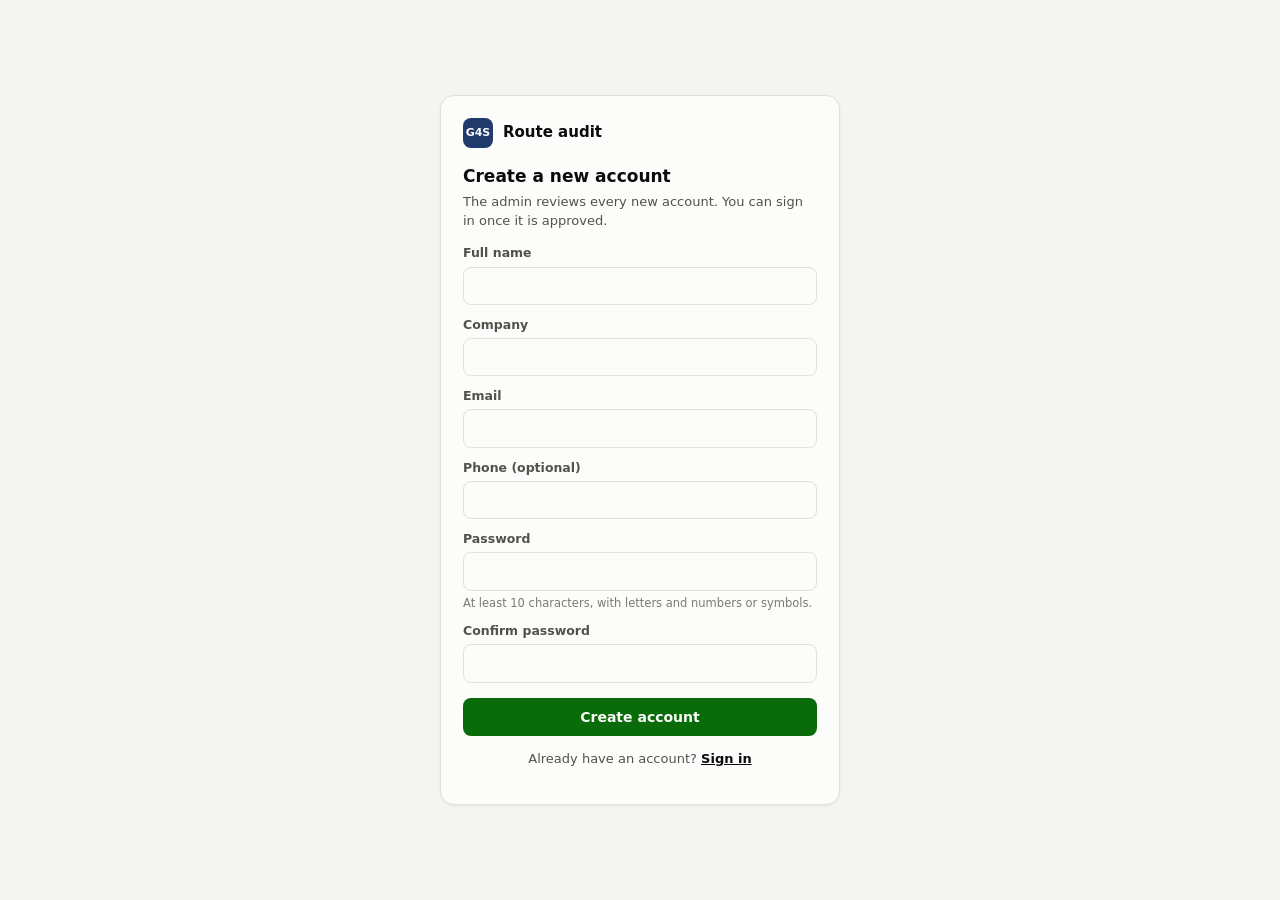
<file: web/signup.html>
<!doctype html>
<html lang="en">
<head>
<meta charset="utf-8">
<meta name="viewport" content="width=device-width,initial-scale=1">
<title>Create account</title>
<link rel="stylesheet" href="app.css">
<script>try { var t = localStorage.getItem('g4s-theme'); if (t === 'light' || t === 'dark') document.documentElement.dataset.theme = t; } catch (e) {}</script>
</head>
<body>
<main class="authpage">
  <form class="authcard" id="f" novalidate>
    <div class="brand"><span class="vbadge">G4S</span><b>Route audit</b></div>
    <h1>Create a new account</h1>
    <p class="lead">The admin reviews every new account. You can sign in once it is approved.</p>
    <div class="msg" hidden></div>
    <label class="field"><span>Full name</span><input name="name" autocomplete="name" required></label>
    <label class="field"><span>Company</span><input name="company" autocomplete="organization" required></label>
    <label class="field"><span>Email</span><input name="email" type="email" autocomplete="email" required></label>
    <label class="field"><span>Phone (optional)</span><input name="phone" type="tel" autocomplete="tel"></label>
    <label class="field"><span>Password</span><input name="password" type="password" autocomplete="new-password" required minlength="10">
      <small>At least 10 characters, with letters and numbers or symbols.</small></label>
    <label class="field"><span>Confirm password</span><input name="confirm" type="password" autocomplete="new-password" required></label>
    <button class="primary" type="submit">Create account</button>
    <p class="alt">Already have an account? <a href="/login">Sign in</a></p>
  </form>
</main>
<script src="auth.js"></script>
<script>
  onSubmit($('#f'), async (v, msg) => {
    if (v.password !== v.confirm) { showMsg(msg, 'err', 'The two passwords are not the same.'); return; }
    await post('/auth/signup', v);
    location.href = '/login?created=1';
  });
</script>
</body>
</html>
</file>
<file: web/app.css>
/* G4S fleet route audit. Tokens and components follow docs/G4S_product_DESIGN_SYSTEM_1.md */
:root{
  --bg:#f4f4f2;--surface:#fcfcfb;--surface-2:#f0efec;--line:#e2e1dc;
  --ink:#0b0b0b;--ink-2:#52514e;--ink-3:#7a7974;--navy:#1f3a6b;
  --glass:rgba(252,252,251,.82);--shadow:0 6px 24px rgba(0,0,0,.10);

  --good:#0ca30c;--good-bg:#e3f5e3;--good-ink:#0a6b0a;
  --warn:#fab219;--warn-bg:#fdf1d6;--warn-ink:#8a5a00;
  --serious:#ec835a;--serious-bg:#fde6dc;--serious-ink:#9a3d17;
  --crit:#d03b3b;--crit-bg:#fbe1e1;--crit-ink:#9b2323;
  --muted-bg:#ecebf3;--muted-ink:#4b4a63;

  --good-txt:#3e9a62;--bad-txt:#d9803f;
  --pg-bg:#d6f2df;--pg-ink:#1d6b3b;--po-bg:#fde0cb;--po-ink:#8a4313;

  --x2-svc:#a9cdf5;--x2-unp:#f9c29a;--x2-yard:#cfcfd6;--x2-plan:#ef8f8f;

  --plan1:#2a78d6;--plan2:#6250d6;--plan3:#1baf7a;--plan4:#eda100;--plan5:#e87ba4;
  --plan6:#008300;--plan7:#e34948;--plan8:#3a8fb7;--plan9:#8a6d3b;
  --act:#eb6834;--fence:#1f9d55;--fence-fill:rgba(31,157,85,.16);--other-fill:rgba(120,120,120,.10);
  --stop-fill:#f9c9a6;--zone-line:#8b6fd6;--zone-fill:rgba(139,111,214,.32);
  --trail-svc:#7fd394;--trail-oth:#f5b183;
  color-scheme:light;
}
@media (prefers-color-scheme:dark){:root:not([data-theme="light"]){
  --bg:#121211;--surface:#1a1a19;--surface-2:#242422;--line:#33332f;
  --ink:#f0efec;--ink-2:#c3c2b7;--ink-3:#8f8e86;--navy:#9db8ea;
  --glass:rgba(26,26,25,.80);--shadow:0 6px 24px rgba(0,0,0,.45);
  --good:#3fbf3f;--good-bg:#173a1a;--good-ink:#9fe0a0;
  --warn:#f2bc4a;--warn-bg:#3a2f12;--warn-ink:#f3d58f;
  --serious:#ef9670;--serious-bg:#3e2418;--serious-ink:#f6bfa6;
  --crit:#e46a6a;--crit-bg:#401e1e;--crit-ink:#f4b3b3;
  --muted-bg:#2a2a35;--muted-ink:#c4c3dc;
  --good-txt:#6cc38c;--bad-txt:#eba070;
  --pg-bg:#1d3a27;--pg-ink:#a5e0b9;--po-bg:#41281a;--po-ink:#f5c3a1;
  --x2-svc:#6d98c8;--x2-unp:#c98b61;--x2-yard:#5c5c66;--x2-plan:#c86a6a;
  --plan1:#5f9ce6;--plan2:#8f80ea;--plan3:#3fcf98;--plan4:#f2b93a;--plan5:#ee9cbc;
  --plan6:#3db53d;--plan7:#ef7372;--plan8:#6db0d1;--plan9:#b79764;
  --act:#f08452;--fence:#49c07c;--fence-fill:rgba(73,192,124,.18);--other-fill:rgba(200,200,200,.10);
  --stop-fill:#d99a72;--zone-line:#a993ea;--zone-fill:rgba(169,147,234,.32);
  --trail-svc:#5fb877;--trail-oth:#d9915f;
  color-scheme:dark;
}}
:root[data-theme="dark"]{
  --bg:#121211;--surface:#1a1a19;--surface-2:#242422;--line:#33332f;
  --ink:#f0efec;--ink-2:#c3c2b7;--ink-3:#8f8e86;--navy:#9db8ea;
  --glass:rgba(26,26,25,.80);--shadow:0 6px 24px rgba(0,0,0,.45);
  --good:#3fbf3f;--good-bg:#173a1a;--good-ink:#9fe0a0;
  --warn:#f2bc4a;--warn-bg:#3a2f12;--warn-ink:#f3d58f;
  --serious:#ef9670;--serious-bg:#3e2418;--serious-ink:#f6bfa6;
  --crit:#e46a6a;--crit-bg:#401e1e;--crit-ink:#f4b3b3;
  --muted-bg:#2a2a35;--muted-ink:#c4c3dc;
  --good-txt:#6cc38c;--bad-txt:#eba070;
  --pg-bg:#1d3a27;--pg-ink:#a5e0b9;--po-bg:#41281a;--po-ink:#f5c3a1;
  --x2-svc:#6d98c8;--x2-unp:#c98b61;--x2-yard:#5c5c66;--x2-plan:#c86a6a;
  --plan1:#5f9ce6;--plan2:#8f80ea;--plan3:#3fcf98;--plan4:#f2b93a;--plan5:#ee9cbc;
  --plan6:#3db53d;--plan7:#ef7372;--plan8:#6db0d1;--plan9:#b79764;
  --act:#f08452;--fence:#49c07c;--fence-fill:rgba(73,192,124,.18);--other-fill:rgba(200,200,200,.10);
  --stop-fill:#d99a72;--zone-line:#a993ea;--zone-fill:rgba(169,147,234,.32);
  --trail-svc:#5fb877;--trail-oth:#d9915f;
  color-scheme:dark;
}

*{box-sizing:border-box}
html,body{margin:0;background:var(--bg);color:var(--ink)}
body{font:14px/1.45 system-ui,-apple-system,"Segoe UI",Roboto,sans-serif;-webkit-font-smoothing:antialiased}
.num,table,.kpi .v,.tile .v,.clock{font-variant-numeric:tabular-nums}
button,select,input{font:inherit;color:inherit}
button{cursor:pointer}
h1{font-size:17px;font-weight:650;margin:0}
.titlerow{display:flex;align-items:center;gap:8px;flex-wrap:wrap}
.chip.src{background:var(--surface-2);color:var(--ink-2);border-color:var(--line)}
.chip.src.live{background:var(--good-bg);color:var(--good-ink);border-color:transparent}
.chip.src.warn{background:var(--warn-bg);color:var(--warn-ink);border-color:transparent}
h2{font-size:12.5px;font-weight:650;text-transform:uppercase;letter-spacing:.05em;color:var(--ink-3);margin:0 0 8px}
h3{font-size:15px;font-weight:600;margin:0}
.hidden{display:none!important}
.muted{color:var(--ink-3)}

/* ---------- header and tabs ---------- */
header.top{background:var(--surface);border-bottom:1px solid var(--line);padding:12px 18px 0}
.hrow{display:flex;align-items:flex-start;gap:12px}
.hrow .sub{color:var(--ink-2);font-size:12.5px;margin-top:2px}
.hright{margin-left:auto;display:flex;gap:8px;align-items:center}
.iconbtn{border:1px solid var(--line);background:var(--surface);border-radius:8px;padding:6px 10px;font-size:13px;font-weight:600;color:var(--ink-2)}
.iconbtn:hover{background:var(--surface-2)}
.tabs{display:flex;gap:18px;margin-top:10px;overflow-x:auto;scrollbar-width:none}
.tab{background:none;border:0;padding:8px 0 9px;color:var(--ink-2);font-weight:600;font-size:13.5px;border-bottom:2px solid transparent;white-space:nowrap}
.tab[aria-selected="true"]{color:var(--ink);border-bottom-color:var(--ink)}

/* ---------- controls ---------- */
.seg{display:inline-flex;border:1px solid var(--line);border-radius:999px;padding:2px;background:var(--surface)}
.sbtn{border:0;background:none;border-radius:999px;padding:5px 12px;font-size:12.5px;font-weight:600;color:var(--ink-2)}
.sbtn.on{background:var(--good-ink);color:var(--surface)}
.dd{display:inline-flex;align-items:center;gap:6px;font-size:12.5px;color:var(--ink-3)}
.dd select{appearance:none;-webkit-appearance:none;border:1px solid var(--line);background:var(--surface) url("data:image/svg+xml,%3Csvg xmlns='http://www.w3.org/2000/svg' width='10' height='6'%3E%3Cpath d='M1 1l4 4 4-4' stroke='%237a7974' stroke-width='1.6' fill='none'/%3E%3C/svg%3E") no-repeat right 10px center;
  border-radius:10px;padding:6px 30px 6px 10px;font-size:13.5px;font-weight:650;color:var(--ink);max-width:100%}
.dd select:focus-visible,.kmbtn:focus-visible,.sbtn:focus-visible,.tab:focus-visible{outline:2px solid var(--x2-svc);outline-offset:1px}
.dd select.wk{border:1.5px dashed var(--crit)}
.dd select.rt{border:1.5px dashed var(--serious)}
.datepick{position:relative}
.dnav{border:1px solid var(--line);background:var(--surface);border-radius:8px;min-width:30px;height:32px;font-size:17px;line-height:1;color:var(--ink-2)}
.dnav:not(:disabled):hover{background:var(--surface-2)}
.dnav:disabled{opacity:.35;cursor:default}
.dbtn{display:inline-flex;align-items:center;gap:7px;border:1px solid var(--line);background:var(--surface);border-radius:10px;height:32px;padding:0 12px;font-size:13.5px;font-weight:650;color:var(--ink);white-space:nowrap}
.dbtn svg{color:var(--ink-3)}
.dbtn:hover{background:var(--surface-2)}
.dbtn.wk{border:1.5px dashed var(--crit)}
.dnav:focus-visible,.dbtn:focus-visible,.cal .cd:focus-visible{outline:2px solid var(--x2-svc);outline-offset:1px}
.cal{position:absolute;top:calc(100% + 6px);left:0;z-index:1100;width:264px;padding:10px;background:var(--surface);border:1px solid var(--line);border-radius:12px;box-shadow:0 10px 28px rgba(0,0,0,.18);color:var(--ink)}
.calh{display:flex;align-items:center;justify-content:space-between;margin-bottom:6px;font-size:13.5px}
.calg{display:grid;grid-template-columns:repeat(7,1fr);gap:2px;text-align:center}
.calg .wd{font-size:10.5px;font-weight:600;color:var(--ink-3);padding:4px 0}
.cal .cd{height:32px;border:0;border-radius:8px;background:none;font-size:13px;color:var(--ink);font-variant-numeric:tabular-nums}
.cal .cd:not(:disabled):hover{background:var(--surface-2)}
.cal .cd:disabled{color:var(--ink-3);opacity:.45;cursor:default}
.cal .cd.today{box-shadow:inset 0 0 0 1px var(--ink-3)}
.cal .cd.on{background:var(--navy);color:var(--surface);font-weight:700}
.caln{margin-top:6px;font-size:11px;color:var(--ink-3)}

/* ---------- route check layout ---------- */
.daybar{display:flex;align-items:center;gap:12px;padding:10px 18px;flex-wrap:wrap}
.opsrc{margin-left:auto;font-size:11px;color:var(--ink-3)}
.opsnote{margin:0 18px 8px;padding:8px 12px;border-radius:10px;font-size:12.5px}
.opsnote.wk{background:var(--crit-bg);color:var(--crit-ink)}
.opsnote.rt{background:var(--serious-bg);color:var(--serious-ink)}
.rc{display:grid;grid-template-columns:minmax(0,1fr) 420px;gap:12px;padding:0 18px 16px;height:calc(100vh - 150px);min-height:520px}
.rcmain{display:flex;flex-direction:column;gap:10px;min-height:0;min-width:0}
.vrow{display:flex;align-items:center;gap:10px;flex-wrap:wrap}
.vbadge{width:34px;height:34px;border-radius:8px;background:var(--navy);color:var(--surface);display:grid;place-items:center;font-weight:800;font-size:12.5px;flex:none}
.vrow .drv{color:var(--ink-2);font-size:13px}
.kpis{display:grid;grid-template-columns:repeat(6,minmax(0,1fr));gap:10px}
.kpi{background:var(--surface);border:1px solid var(--line);border-radius:10px;padding:9px 11px;min-width:0}
.kpi .v{font-size:20px;font-weight:700;line-height:1.2}
.kpi .v small{font-size:12.5px;font-weight:600;color:var(--ink-3)}
.kpi .l{font-size:12px;color:var(--ink-2);font-weight:600;margin-top:1px}
.kpi .s{font-size:11.5px;color:var(--ink-3);margin-top:2px}
.kpi.click{cursor:pointer;border-color:color-mix(in srgb,var(--act) 55%,var(--line))}
.kpi.click:hover{background:var(--surface-2)}
.kpi.on{box-shadow:0 0 0 2px var(--zone-line);border-color:var(--zone-line)}
.kpi.spd.click{border-color:var(--x2-plan)}
.pos{color:var(--good-txt)}.neg{color:var(--bad-txt)}

.mapwrap{position:relative;flex:1;min-height:260px;border-radius:14px;overflow:hidden;border:1px solid var(--line);box-shadow:0 1px 3px rgba(0,0,0,.06);background:var(--surface-2)}
#map{position:absolute;inset:0}
.leaflet-container{background:var(--surface-2);font:inherit}
:root[data-theme="dark"] .leaflet-tile-pane{filter:invert(1) hue-rotate(180deg) brightness(.85) contrast(.9) saturate(.6)}
@media (prefers-color-scheme:dark){:root:not([data-theme="light"]) .leaflet-tile-pane{filter:invert(1) hue-rotate(180deg) brightness(.85) contrast(.9) saturate(.6)}}
.leaflet-control-attribution{background:var(--glass)!important;color:var(--ink-3)!important;font-size:10.5px}
.leaflet-control-attribution a{color:var(--ink-2)!important}
.mapctl{position:absolute;left:10px;top:10px;z-index:500;display:flex;flex-direction:column;background:var(--glass);backdrop-filter:blur(6px);border:1px solid var(--line);border-radius:10px;box-shadow:var(--shadow);overflow:hidden}
.mapctl button{border:0;background:none;width:32px;height:32px;font-size:16px;font-weight:600;color:var(--ink)}
.mapctl button+button{border-top:1px solid var(--line)}
.mapctl button:hover{background:var(--surface-2)}
.legend{position:absolute;right:10px;top:10px;z-index:500;background:var(--glass);backdrop-filter:blur(6px);border:1px solid var(--line);border-radius:10px;box-shadow:var(--shadow);padding:8px 10px;font-size:11.5px;color:var(--ink-2)}
.legend div{display:flex;align-items:center;gap:8px;line-height:1.9}
.legend i{display:inline-block;width:22px;height:0;border-top:3px solid}
.legend i.dash{border-top-style:dashed}
.legend i.dot{width:10px;height:10px;border-radius:50%;border:0}
.legend i.ring{width:12px;height:12px;border-radius:50%;border:2px solid}
.legend i.pin{width:14px;height:14px;border-radius:50%;border:2px solid #fff}

.ozpanel{position:absolute;left:52px;top:10px;z-index:600;width:330px;max-height:calc(100% - 20px);overflow:auto;background:var(--surface);border:1.5px solid var(--zone-line);border-radius:10px;box-shadow:var(--shadow)}
.ozpanel.spd{border-color:var(--x2-plan)}
.ozpanel .hd{display:flex;align-items:center;gap:8px;padding:9px 12px;border-bottom:1px solid var(--line);position:sticky;top:0;background:var(--surface)}
.ozpanel .hd b{font-size:13px}
.ozpanel .x{margin-left:auto;border:0;background:none;font-size:15px;color:var(--ink-3)}
.ozrow{display:grid;grid-template-columns:24px 1fr auto;gap:8px;padding:8px 12px;border-bottom:1px solid var(--line);cursor:pointer;font-size:12.5px;align-items:center}
.ozrow:hover,.ozrow.on{background:var(--surface-2)}
.ozrow .sm{color:var(--ink-3);font-size:11.5px}
.pinno{width:22px;height:22px;border-radius:50%;background:var(--zone-line);color:#fff;border:2px solid #fff;display:grid;place-items:center;font-size:11px;font-weight:700;box-shadow:0 1px 4px rgba(0,0,0,.3)}
.pinno.on{transform:scale(1.25);box-shadow:0 0 0 3px var(--zone-fill)}
.empty{padding:14px;color:var(--ink-3);font-size:12.5px}

.leaflet-popup-content-wrapper{background:var(--surface);color:var(--ink);border-radius:10px;box-shadow:var(--shadow)}
.leaflet-popup-tip{background:var(--surface)}
.leaflet-popup-content{margin:10px 12px;font-size:12.5px;line-height:1.45}
.leaflet-popup-content b{font-size:13px}
.leaflet-container a.leaflet-popup-close-button{color:var(--ink-3)}

/* ---------- side panel ---------- */
.side{background:var(--surface);border:1px solid var(--line);border-radius:14px;box-shadow:0 1px 3px rgba(0,0,0,.06);overflow:auto;min-height:0;padding:14px}
.totals{display:grid;gap:4px;border-bottom:1px solid var(--line);padding-bottom:10px;margin-bottom:12px}
.totals div{display:flex;align-items:baseline;justify-content:space-between;font-size:13px;color:var(--ink-2);font-weight:600}
.totals b{font-size:20px;font-weight:800;color:var(--navy)}
.sec{margin-bottom:14px}
table{border-collapse:collapse;width:100%;font-size:12.5px}
th{background:var(--surface-2);color:var(--ink-2);font-weight:650;text-align:right;padding:6px 8px;font-size:11.5px}
td{padding:6px 8px;border-top:1px solid var(--line);text-align:right;vertical-align:middle}
th:first-child,td:first-child{text-align:left}
.legendt td:nth-child(2){text-align:left;color:var(--ink-2)}
.legendt th:nth-child(2){text-align:left}
.tbox{border:1px solid var(--line);border-radius:12px;overflow:hidden}

.chip{display:inline-flex;align-items:center;gap:4px;border-radius:999px;padding:2px 8px;font-size:11px;font-weight:650;white-space:nowrap;border:1px solid transparent}
.st-Validated{background:var(--good-bg);color:var(--good-ink)}
.st-Passed{background:var(--warn-bg);color:var(--warn-ink)}
.st-Out{background:var(--serious-bg);color:var(--serious-ink)}
.st-Not{background:var(--crit-bg);color:var(--crit-ink)}
.st-Repl{background:var(--surface-2);color:var(--ink-2);border:1px dashed var(--ink-3)}
@media (forced-colors:active){.chip,.badge{border:1px solid CanvasText}}
.badge{display:inline-block;border-radius:6px;padding:1px 6px;font-size:10.5px;font-weight:700;text-transform:uppercase;letter-spacing:.03em}
.b-planned{background:var(--good-bg);color:var(--good-ink)}
.b-unplanned{background:var(--crit-bg);color:var(--crit-ink)}
.b-timing{background:var(--warn-bg);color:var(--warn-ink)}
.b-check{background:var(--serious-bg);color:var(--serious-ink)}
.b-nodata{background:var(--muted-bg);color:var(--muted-ink)}
.ahp{background:var(--pg-bg);color:var(--pg-ink)}
.ahu{background:var(--po-bg);color:var(--po-ink)}
.t-night{background:var(--crit-bg);color:var(--crit-ink)}
.t-day{background:var(--serious-bg);color:var(--serious-ink)}
.t-hop{background:var(--surface-2);color:var(--ink-2)}

.trip{border:1px solid var(--line);border-radius:10px;padding:10px 12px;margin-bottom:8px;cursor:pointer}
.trip:hover{background:var(--surface-2)}
.trip.on{border-color:var(--ink);box-shadow:0 0 0 1px var(--ink)}
.trip.repl{opacity:.75}
.trip .th{display:flex;align-items:center;gap:8px}
.trip .sw{width:18px;height:0;border-top:3px dashed;flex:none}
.trip .tn{font-weight:650;font-size:13px;flex:1;min-width:0}
.trip .vc{font-size:12px;color:var(--ink-2);font-weight:600;white-space:nowrap}
.trip .meta{font-size:11.5px;color:var(--ink-3);margin:4px 0 6px}
.srow{display:grid;grid-template-columns:1fr auto auto;gap:8px;align-items:center;padding:5px 0;border-top:1px solid var(--line);font-size:12.5px}
.srow:hover{color:var(--ink);background:var(--surface-2)}
.srow .tm{color:var(--ink-3);font-size:11.5px}
.runcard{border:1px solid var(--line);border-radius:10px;padding:9px 12px;margin-bottom:8px;font-size:12.5px}
.runcard .rh{display:flex;gap:8px;align-items:center;flex-wrap:wrap}
.runcard p{margin:5px 0 0;color:var(--ink-2)}

/* ---------- replay ---------- */
.rpbar{display:flex;align-items:center;gap:12px;flex-wrap:wrap;background:var(--surface);border:1px solid var(--line);border-radius:12px;padding:8px 12px}
.play{background:var(--ink);color:var(--surface);border:0;border-radius:8px;padding:7px 14px;font-weight:700}
.clock{font-size:22px;font-weight:700;min-width:70px}
.rpbar label{font-size:12.5px;color:var(--ink-2);display:inline-flex;gap:6px;align-items:center}
.scrub{flex-basis:100%;display:grid;gap:3px}
.scrub input{width:100%;margin:0;accent-color:var(--ink)}
.band{position:relative;height:8px;border-radius:4px;background:var(--surface-2);overflow:hidden}
.band span{position:absolute;top:0;bottom:0}
.ticks{position:relative;height:14px;font-size:10px;color:var(--ink-3)}
.ticks span{position:absolute;transform:translateX(-50%)}
.narr{position:absolute;left:52px;top:10px;z-index:600;width:300px;background:var(--glass);backdrop-filter:blur(6px);border:1px solid var(--line);border-left:4px solid var(--act);border-radius:10px;box-shadow:var(--shadow);padding:10px 12px;transition:opacity .25s}
.narr.fade{opacity:0}
.narr b{font-size:13.5px}
.narr p{margin:4px 0 6px;font-size:12.5px;color:var(--ink-2)}
.narr .ft{font-size:11px;color:var(--ink-3)}
.narr .pb{height:3px;background:var(--surface-2);border-radius:2px;margin-top:6px;overflow:hidden}
.narr .pb i{display:block;height:100%;background:var(--act);width:0}
.evl{list-style:none;margin:0;padding:0}
.evl li{display:grid;grid-template-columns:44px 10px 1fr;gap:8px;align-items:start;padding:6px 8px;border:1px solid transparent;border-radius:8px;cursor:pointer;font-size:12.5px}
.evl li:hover{background:var(--surface-2)}
.evl li.past{opacity:.62}
.evl li.cur{border-color:var(--line);background:var(--surface-2);opacity:1}
.evl .dot{width:10px;height:10px;border-radius:50%;margin-top:4px}
.evl .tm{color:var(--ink-3)}
.bus{width:16px;height:16px;border-radius:50%;background:var(--ink);border:3px solid #fff;box-shadow:0 1px 5px rgba(0,0,0,.4)}
.callout{position:relative}
.callout .card{position:absolute;left:14px;top:-14px;white-space:nowrap;background:var(--glass);backdrop-filter:blur(6px);border:1px solid var(--line);border-radius:8px;padding:4px 8px;font-size:12px;font-weight:600;color:var(--ink);box-shadow:var(--shadow)}
.callout .rip{position:absolute;left:-14px;top:-14px;width:28px;height:28px;border-radius:50%;border:2px solid var(--act);animation:rip 1.4s ease-out infinite}
@keyframes rip{from{transform:scale(.4);opacity:1}to{transform:scale(1.6);opacity:0}}
@media (prefers-reduced-motion:reduce){.callout .rip{animation:none}.narr{transition:none}}

/* ---------- mileage ---------- */
.mx{max-width:1180px;margin:0 auto;padding:14px 18px 40px}
.filters{display:flex;gap:14px;align-items:center;flex-wrap:wrap;margin-bottom:12px}
.emcount{background:var(--navy);color:var(--surface);border-radius:999px;padding:1px 8px;font-size:11px;font-weight:700}
.tiles{display:grid;grid-template-columns:repeat(4,minmax(0,1fr));gap:12px;margin-bottom:12px}
.tile{background:var(--surface);border:1px solid var(--line);border-radius:12px;padding:12px 14px}
.tile .l{font-size:12.5px;color:var(--ink-2);font-weight:650}
.tile .v{font-size:26px;font-weight:700;line-height:1.25;margin:2px 0}
.tile .tl{font-size:12.5px;display:block;color:var(--ink-2)}
.tile.click{cursor:pointer;border-color:var(--act)}
.tile.click.spd{border-color:var(--x2-plan)}
.tile.click:hover{background:var(--surface-2)}
.card{background:var(--surface);border:1px solid var(--line);border-radius:12px;padding:14px;margin-bottom:12px}
.card .ch{display:flex;align-items:center;gap:10px;margin-bottom:10px;flex-wrap:wrap}
.card .ch .r{margin-left:auto;display:flex;gap:8px;align-items:center}
.chart{width:100%;position:relative}
.chart svg{display:block;width:100%}
.svgtip{position:absolute;pointer-events:none;background:var(--surface);border:1px solid var(--line);border-radius:8px;box-shadow:var(--shadow);padding:7px 10px;font-size:12px;z-index:5;white-space:nowrap}
.svgtip .pl{color:var(--navy)}
.clegend{display:flex;gap:14px;font-size:12px;color:var(--ink-2);margin-top:6px;flex-wrap:wrap}
.clegend i{display:inline-block;width:10px;height:10px;border-radius:3px;margin-right:5px;vertical-align:-1px}
.x2wrap{max-height:620px;overflow:auto;border:1px solid var(--line);border-radius:12px}
.x2t th{position:sticky;top:0;z-index:1;text-align:center}
.x2t td{text-align:center}
.x2t th:first-child,.x2t td:first-child{text-align:left}
.x2t td.cm{text-align:left;color:var(--ink-2);min-width:220px}
.x2t tfoot td{position:sticky;bottom:0;background:var(--surface-2);font-weight:700;color:var(--navy)}
.x2t tbody tr:hover{background:var(--surface-2)}
.kmbtn{border:0;background:var(--x2-svc);color:#0b2545;border-radius:999px;padding:2px 9px;font-size:12px;font-weight:700;white-space:nowrap}
.linkbtn{border:0;background:none;color:var(--ink-2);font-weight:600;font-size:12px;padding:0;white-space:nowrap}
.linkbtn:hover{color:var(--ink);text-decoration:underline}
.vsel{border:1px solid var(--line);border-radius:8px;padding:3px 6px;background:var(--surface);font-size:12px;max-width:190px}
.vsel.ok{background:var(--good-bg);color:var(--good-ink);border-color:transparent}
.vsel.bad{background:var(--crit-bg);color:var(--crit-ink);border-color:transparent}
.vsel.info{background:var(--warn-bg);color:var(--warn-ink);border-color:transparent}
.vcom{border:1px solid var(--line);border-radius:8px;padding:3px 6px;background:var(--surface);font-size:12px;width:150px}
.fchip{display:inline-flex;gap:6px;align-items:center;background:var(--surface-2);border-radius:999px;padding:2px 4px 2px 10px;font-size:12px;font-weight:600}
.fchip button{border:0;background:none;color:var(--ink-3)}
.btn{border:1px solid var(--line);background:var(--surface);border-radius:8px;padding:5px 10px;font-size:12.5px;font-weight:650}
.btn:hover{background:var(--surface-2)}
.loading{display:grid;place-items:center;height:60vh;color:var(--ink-3)}
.note{font-size:11.5px;color:var(--ink-3);margin-top:8px}

.fleet{display:grid;grid-template-columns:minmax(0,1fr) 380px;gap:12px;padding:12px 18px 16px;height:calc(100vh - 110px);min-height:520px}
.fmapwrap{position:relative;border-radius:14px;overflow:hidden;border:1px solid var(--line);box-shadow:0 1px 3px rgba(0,0,0,.06);background:var(--surface-2)}
#fmap{position:absolute;inset:0}
.flist{display:flex;flex-direction:column;gap:8px;min-height:0;background:var(--surface);border:1px solid var(--line);border-radius:14px;box-shadow:0 1px 3px rgba(0,0,0,.06);padding:12px}
#f-q{border:1px solid var(--line);border-radius:10px;padding:7px 10px;background:var(--surface);color:var(--ink);font-size:13.5px}
#f-st{align-self:flex-start;flex-wrap:wrap}
.fcount{font-size:11.5px;color:var(--ink-3)}
.frows{overflow:auto;min-height:0;flex:1;margin:0 -4px}
.frow{display:grid;grid-template-columns:10px minmax(0,1fr) auto;gap:2px 10px;align-items:center;width:100%;text-align:left;border:0;background:none;border-radius:8px;padding:7px 8px;color:var(--ink);font-size:13px}
.frow:hover{background:var(--surface-2)}
.frow.on{background:var(--surface-2);box-shadow:inset 3px 0 0 var(--navy)}
.frow:focus-visible{outline:2px solid var(--x2-svc);outline-offset:-2px}
.frow i{width:10px;height:10px;border-radius:50%}
.frow .fname{white-space:nowrap;overflow:hidden;text-overflow:ellipsis}
.frow .fspd{font-size:12px;color:var(--ink-2);font-variant-numeric:tabular-nums}
.frow .fsub{grid-column:2/4}
.fsub{font-size:11.5px;color:var(--ink-3)}
.fcat{font-size:11px;color:var(--ink-3);text-transform:capitalize}
.fplan{font-size:10.5px;font-weight:650;background:var(--good-bg);color:var(--good-ink);border-radius:6px;padding:1px 6px}
.fpop{display:grid;gap:3px;font-size:12.5px;min-width:190px}
.fpop .kmbtn{margin-top:6px;justify-self:start}
@media (max-width:980px){
  .fleet{grid-template-columns:1fr;height:auto;padding:12px 16px 16px}
  .fmapwrap{height:60vh}
  .rc{grid-template-columns:1fr;height:auto;padding:0 16px 16px}
  .mapwrap{flex:none;height:72vh}
  .kpis{grid-template-columns:repeat(2,minmax(0,1fr))}
  .legend{display:none}
  .daybar,header.top{padding-left:16px;padding-right:16px}
  .opsnote{margin:0 16px 8px}
  .side{max-height:none}
  .ozpanel,.narr{left:50px;width:calc(100% - 60px);max-width:330px}
}
@media (max-width:900px){.tiles{grid-template-columns:repeat(2,minmax(0,1fr))}.mx{padding:12px 16px 32px}}
@media (max-width:520px){.hrow{flex-wrap:wrap}.hright{margin-left:0;flex-wrap:wrap}.hright .iconbtn{white-space:nowrap}.userbox .who{max-width:140px}.opsrc{margin-left:0}}

/* ---------- accounts: sign in, create account, setup, admin ---------- */
.authpage{min-height:100vh;display:grid;place-items:center;padding:24px 16px}
.authcard{width:100%;max-width:400px;background:var(--surface);border:1px solid var(--line);border-radius:14px;box-shadow:0 1px 3px rgba(0,0,0,.06);padding:22px}
.brand{display:flex;align-items:center;gap:10px;margin-bottom:16px}
.brand .vbadge{width:30px;height:30px;font-size:11px}
.brand b{font-size:15px}
.authcard h1{margin-bottom:4px}
.authcard .lead{color:var(--ink-2);font-size:13px;margin:0 0 14px}
.field{display:grid;gap:4px;margin-bottom:11px}
.field span{font-size:12.5px;font-weight:600;color:var(--ink-2)}
.field small{font-size:11.5px;color:var(--ink-3)}
.field input{border:1px solid var(--line);background:var(--surface);border-radius:8px;padding:8px 10px;font-size:14px;width:100%}
.field input:focus-visible{outline:2px solid var(--x2-svc);outline-offset:1px}
.field input[readonly]{background:var(--surface-2);color:var(--ink-2)}
.primary{width:100%;border:0;border-radius:8px;background:var(--good-ink);color:var(--surface);padding:9px 14px;font-weight:700;font-size:14px;margin-top:4px}
.primary:disabled{opacity:.6;cursor:default}
.msg{border-radius:8px;padding:8px 10px;font-size:12.5px;margin-bottom:12px}
.msg.err{background:var(--crit-bg);color:var(--crit-ink)}
.msg.ok{background:var(--good-bg);color:var(--good-ink)}
.msg.info{background:var(--warn-bg);color:var(--warn-ink)}
.alt{margin-top:14px;font-size:13px;color:var(--ink-2);text-align:center}
.alt a,.userbox a{color:var(--ink);font-weight:650}
.userbox{display:flex;align-items:center;gap:8px;font-size:12.5px;color:var(--ink-2)}
.userbox .who{max-width:220px;overflow:hidden;text-overflow:ellipsis;white-space:nowrap}
.adm{max-width:1180px;margin:0 auto;padding:16px 18px 40px}
.ucard{border:1px solid var(--line);border-radius:10px;padding:12px 14px;margin-bottom:10px;background:var(--surface)}
.ucard.focus{box-shadow:0 0 0 2px var(--good-ink);border-color:var(--good-ink)}
.ucard .uh{display:flex;gap:10px;align-items:center;flex-wrap:wrap}
.ucard .uh b{font-size:14px}
.ucard dl{display:grid;grid-template-columns:auto 1fr;gap:3px 12px;margin:8px 0 10px;font-size:12.5px}
.ucard dt{color:var(--ink-3)}
.ucard dd{margin:0}
.btnrow{display:flex;gap:8px;flex-wrap:wrap;align-items:center}
.btn.ok{background:var(--good-ink);color:var(--surface);border-color:transparent}
.btn.no{color:var(--crit-ink);border-color:var(--crit-bg)}
.vpick{display:flex;flex-wrap:wrap;gap:6px}
.vpick label{display:inline-flex;align-items:center;gap:5px;border:1px solid var(--line);border-radius:999px;padding:3px 10px;font-size:12px;cursor:pointer}
.vpick label.on{background:var(--pg-bg);color:var(--pg-ink);border-color:transparent}
.vpick input{margin:0}

/* ---------- operations: vehicle directory and replacement log ---------- */
.ops{padding:14px 18px 40px}
.otiles{grid-template-columns:repeat(5,minmax(0,1fr))}
.otiles .tile .tl b{color:var(--ink)}
.ocard .ch{margin-bottom:8px}
.ofilters{margin-bottom:10px}
#o-q{border:1px solid var(--line);border-radius:10px;padding:7px 10px;background:var(--surface);color:var(--ink);font-size:13.5px;min-width:260px;flex:0 1 340px}
.owrap{max-height:calc(100vh - 380px);min-height:320px}
.opst th{position:sticky;top:0;z-index:2;text-align:left;white-space:nowrap;cursor:pointer;user-select:none}
.opst th:hover{color:var(--ink)}
.opst td{text-align:left;white-space:nowrap}
.opst td.num{text-align:right}
.opst td.wide{max-width:260px;overflow:hidden;text-overflow:ellipsis}
.opst th:first-child,.opst td:first-child{position:sticky;left:0;z-index:1;background:var(--surface);font-weight:650}
.opst th:first-child{z-index:3;background:var(--surface-2)}
.opst tbody tr{cursor:pointer}
.opst tbody tr:hover td{background:var(--surface-2)}
.opst tbody tr:focus-visible{outline:2px solid var(--x2-svc);outline-offset:-2px}
.opst tr.isopen td:first-child{box-shadow:inset 3px 0 0 var(--warn)}
.os-act{background:var(--warn-bg);color:var(--warn-ink)}
.os-out{background:var(--serious-bg);color:var(--serious-ink)}
.os-none{background:var(--crit-bg);color:var(--crit-ink)}
.os-done{background:var(--surface-2);color:var(--ink-2)}
.miss{font-size:11px;font-weight:650;color:var(--warn-ink);background:var(--warn-bg);border-radius:6px;padding:1px 6px}
.drawer-bg{position:fixed;inset:0;background:rgba(0,0,0,.32);z-index:2000}
.drawer{position:fixed;top:0;right:0;bottom:0;width:min(540px,100%);z-index:2001;background:var(--surface);border-left:1px solid var(--line);box-shadow:var(--shadow);display:flex;flex-direction:column}
.drawer form{display:flex;flex-direction:column;min-height:0;flex:1}
.dhd{display:flex;align-items:center;gap:10px;padding:14px 18px;border-bottom:1px solid var(--line)}
.dhd .x{margin-left:auto;border:0;background:none;font-size:16px;color:var(--ink-3)}
.dbody{overflow:auto;padding:14px 18px;flex:1}
.dbody h2{margin-top:14px}
.dft{display:flex;gap:8px;padding:12px 18px;border-top:1px solid var(--line);background:var(--surface)}
.dft .btn.no{margin-left:auto}
.fgrid{display:grid;grid-template-columns:1fr 1fr;gap:0 12px}
.field select,.field textarea{border:1px solid var(--line);background:var(--surface);border-radius:8px;padding:8px 10px;font-size:14px;width:100%;color:var(--ink);font:inherit}
.field select:focus-visible,.field textarea:focus-visible{outline:2px solid var(--x2-svc);outline-offset:1px}
.field textarea{resize:vertical}
.vinfo{font-size:12.5px;color:var(--ink-2);margin:-4px 0 10px}
.vinfo:not(:empty){background:var(--surface-2);border-radius:8px;padding:8px 10px}
.warnline{margin-top:6px;color:var(--warn-ink);background:var(--warn-bg);border-radius:6px;padding:6px 8px}
.snap{margin-bottom:8px;font-size:12.5px}
.snap summary{cursor:pointer;color:var(--ink-2);font-weight:600;margin-bottom:8px}
.calc{font-size:12px;color:var(--ink-3)}
.stamp{font-size:11.5px;color:var(--ink-3);margin-bottom:10px}
.hist{display:grid;gap:8px;font-size:12px}
.hrow2{border-top:1px solid var(--line);padding-top:6px}
.hrow2 s{color:var(--ink-3)}
@media (max-width:1100px){.otiles{grid-template-columns:repeat(3,minmax(0,1fr))}}
@media (max-width:700px){.otiles{grid-template-columns:repeat(2,minmax(0,1fr))}.ops{padding:12px 16px 32px}.fgrid{grid-template-columns:1fr}#o-q{min-width:0;flex:1 1 100%}}
.opsflag{display:flex;gap:8px;align-items:flex-start;margin-top:10px;font-size:12.5px;color:var(--ink-2);cursor:pointer}
.opsflag input{margin:2px 0 0}
.dbody .btnrow{margin-bottom:11px}

/* ---------- mileage: period switcher and custom dates ---------- */
.pwrap{position:relative}
.cpop{position:absolute;right:0;top:calc(100% + 6px);z-index:1100;width:300px;background:var(--surface);border:1px solid var(--line);border-radius:12px;box-shadow:0 10px 28px rgba(0,0,0,.18);padding:12px;display:grid;gap:10px}
.cfields{display:grid;grid-template-columns:1fr 1fr;gap:8px}
.cfield{display:grid;gap:4px}
.cfield span{font-size:11.5px;font-weight:600;color:var(--ink-3)}
.cfield .dbtn{width:100%;padding:0 8px;font-size:12.5px}
.dbtn.on{border-color:var(--navy);box-shadow:0 0 0 1px var(--navy)}
.cal.ccal{position:static;width:auto;border:0;box-shadow:none;padding:0}
.cal .cd.inr{background:var(--surface-2)}
.cpop .caln{margin:0}
.cpop .btn:disabled{opacity:.5;cursor:default}
@media (max-width:520px){.cpop{right:auto;left:0;width:min(300px,calc(100vw - 32px))}}
</file>
